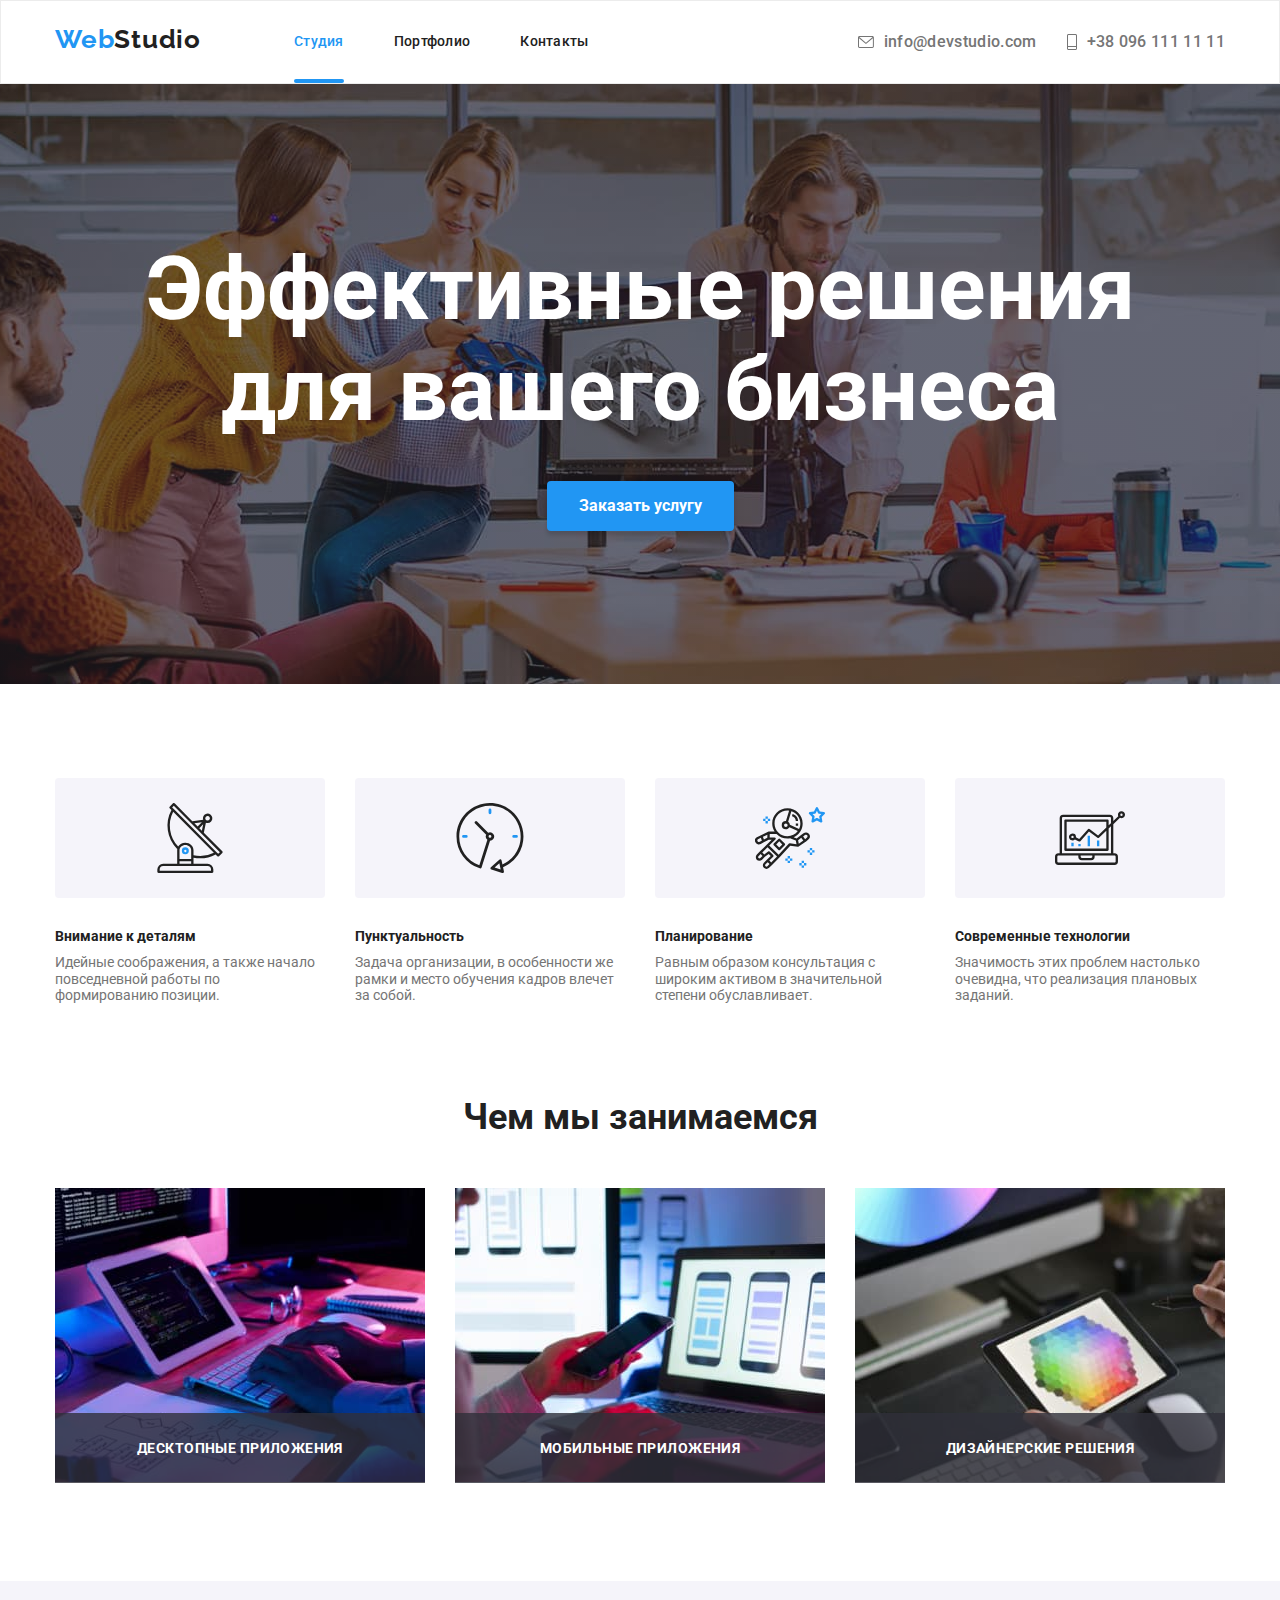
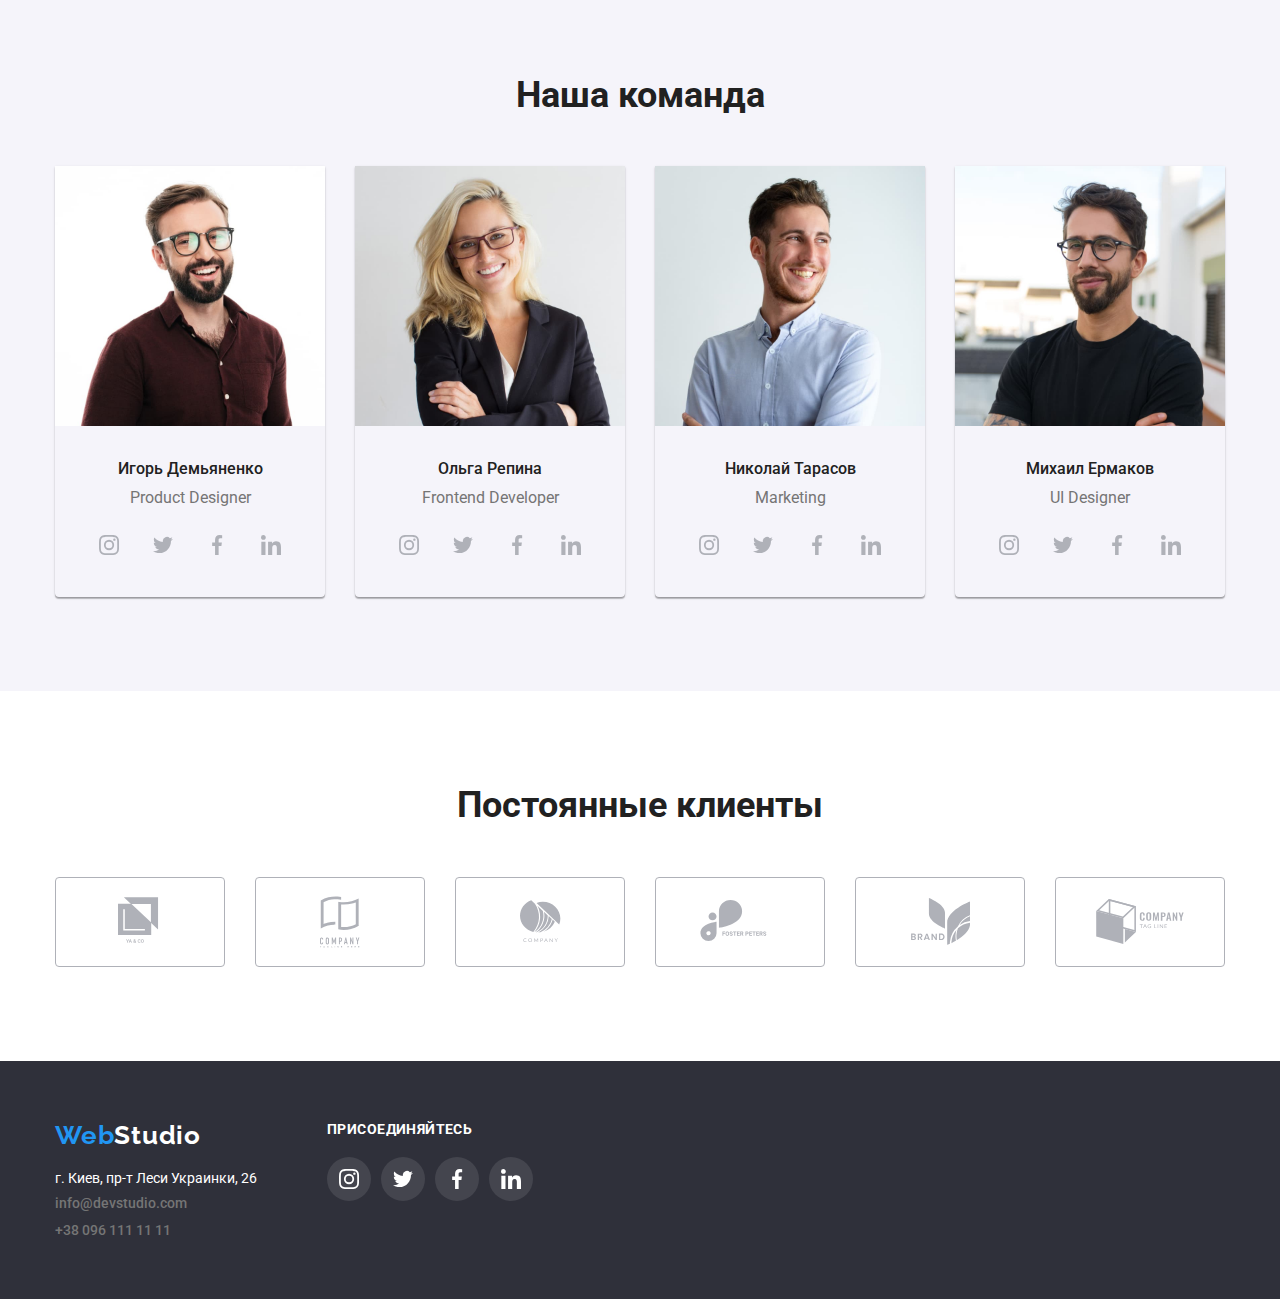
<file: index.html>
<!DOCTYPE html>
<html lang="ru">
  <head>
    <meta charset="UTF-8" />
    <meta name="viewport" content="width=device-width, initial-scale=1.0" />
    <title>Studia</title>
    <link
      rel="stylesheet"
      type="text/css"
      href="https://cdnjs.cloudflare.com/ajax/libs/modern-normalize/0.7.0/modern-normalize.min.css"
    />
    <link
      href="https://fonts.googleapis.com/css2?family=Raleway:wght@700&family=Roboto:wght@400;500;700;900&display=swap"
      rel="stylesheet"
    />
    <link rel="stylesheet" href="./style/styles.css" />
  </head>

  <body>
    <!--Шапка-->
    <header class="page-header">
      <div class="conteiner flexbox">
        <nav class="navigation">
          <a href="./index.html" class="logo link"
            ><span class="logo-web">Web</span>Studio</a
          >

          <ul class="list site-nav">
            <li class="item">
              <a href="./index.html" class="link selection">Студия</a>
            </li>
            <li class="item">
              <a href="./portfolio.html" class="link">Портфолио</a>
            </li>
            <li class="item"><a href="" class="link">Контакты</a></li>
          </ul>
        </nav>
        <ul class="list contacts">
          <li class="item email">
            <a href="mailto:info@devstudio.com" class="link">
              <svg class="icon-email" width="16px" height="12px">
                <use href="./image/symbol-defs.svg#icon-email"></use>
              </svg>
              info@devstudio.com</a
            >
          </li>
          <li class="item phone">
            <a href="tel:+380961111111" class="link">
              <svg class="icon-phone" width="10px" height="16px">
                <use href="./image/symbol-defs.svg#icon-phone"></use>
              </svg>
              +38 096 111 11 11</a
            >
          </li>
        </ul>
      </div>
    </header>

    <!--Блок главного заголовка-->
    <section class="hero">
      <div class="conteiner">
        <h1 class="title">
          Эффективные решения <br />
          для вашего бизнеса
        </h1>

        <button data-modal-open class="button">Заказать услугу</button>
      </div>
    </section>

    <!--Наши особености-->
    <section>
      <div class="conteiner">
        <h2 class="our-features">Наши особенности</h2>
        <!-- СКРЫТЬ -->
        <ul class="list features">
          <li class="item">
            <h3 class="title">Внимание к деталям</h3>
            <p class="text">
              Идейные соображения, а также начало повседневной работы по
              формированию позиции.
            </p>
          </li>

          <li class="item">
            <h3 class="title">Пунктуальность</h3>
            <p class="text">
              Задача организации, в особенности же рамки и место обучения кадров
              влечет за собой.
            </p>
          </li>

          <li class="item">
            <h3 class="title">Планирование</h3>
            <p class="text">
              Равным образом консультация с широким активом в значительной
              степени обуславливает.
            </p>
          </li>

          <li class="item">
            <h3 class="title">Современные технологии</h3>
            <p class="text">
              Значимость этих проблем настолько очевидна, что реализация
              плановых заданий.
            </p>
          </li>
        </ul>
      </div>
    </section>

    <!-- Чем мы занимаемся-->
    <section class="doing">
      <div class="conteiner">
        <h2 class="title">Чем мы занимаемся</h2>

        <ul class="list">
          <li class="item">
            <img src="./image/img.jpg" alt="Печатает код" width="370" />
          </li>
          <li class="item">
            <img
              src="./image/img(1).jpg"
              alt="Выбирает макет сайта"
              width="370"
            />
          </li>
          <li class="item">
            <img
              src="./image/img(2).jpg"
              alt="Выбирает цвет из палитры"
              width="370"
            />
          </li>
        </ul>
      </div>
    </section>

    <!--Наша команда-->
    <section class="our-team">
      <div class="conteiner">
        <h2 class="title">Наша команда</h2>
        <ul class="list">
          <li class="item">
            <img
              src="./image/Igor-Demyanenko.jpg"
              alt="Игорь Демьяненко"
              width="270"
            />
            <h3 class="name">Игорь Демьяненко</h3>
            <p class="position">Product Designer</p>
            <ul class="list social-networks">
              <li class="icon">
                <a class="link social-link" href="">
                  <svg class="social-icon" width="20px" height="20px">
                    <use href="./image/symbol-defs.svg#icon-instagram"></use>
                  </svg>
                </a>
              </li>
              <li class="icon">
                <a class="link social-link" href="">
                  <svg class="social-icon" width="20px" height="20px">
                    <use href="./image/symbol-defs.svg#icon-twitter"></use>
                  </svg>
                </a>
              </li>
              <li class="icon">
                <a class="link social-link" href="">
                  <svg class="social-icon" width="20px" height="20px">
                    <use href="./image/symbol-defs.svg#icon-facebook"></use>
                  </svg>
                </a>
              </li>
              <li class="icon">
                <a class="link social-link" href="">
                  <svg class="social-icon" width="20px" height="20px">
                    <use href="./image/symbol-defs.svg#icon-linkedin"></use>
                  </svg>
                </a>
              </li>
            </ul>
          </li>

          <li class="item">
            <img src="./image/Olga-Repina.jpg" alt="Ольга Репина" width="270" />
            <h3 class="name">Ольга Репина</h3>
            <p class="position">Frontend Developer</p>
            <ul class="list social-networks">
              <li class="icon">
                <a class="link social-link" href="">
                  <svg class="social-icon" width="20px" height="20px">
                    <use href="./image/symbol-defs.svg#icon-instagram"></use>
                  </svg>
                </a>
              </li>
              <li class="icon">
                <a class="link social-link" href="">
                  <svg class="social-icon" width="20px" height="20px">
                    <use href="./image/symbol-defs.svg#icon-twitter"></use>
                  </svg>
                </a>
              </li>
              <li class="icon">
                <a class="link social-link" href="">
                  <svg class="social-icon" width="20px" height="20px">
                    <use href="./image/symbol-defs.svg#icon-facebook"></use>
                  </svg>
                </a>
              </li>
              <li class="icon">
                <a class="link social-link" href="">
                  <svg class="social-icon" width="20px" height="20px">
                    <use href="./image/symbol-defs.svg#icon-linkedin"></use>
                  </svg>
                </a>
              </li>
            </ul>
          </li>

          <li class="item">
            <img
              src="./image/Nikolay-Tarasov.jpg"
              alt="Николай Тарасов"
              width="270"
            />
            <h3 class="name">Николай Тарасов</h3>
            <p class="position">Marketing</p>
            <ul class="list social-networks">
              <li class="icon">
                <a class="link social-link" href="">
                  <svg class="social-icon" width="20px" height="20px">
                    <use href="./image/symbol-defs.svg#icon-instagram"></use>
                  </svg>
                </a>
              </li>
              <li class="icon">
                <a class="link social-link" href="">
                  <svg class="social-icon" width="20px" height="20px">
                    <use href="./image/symbol-defs.svg#icon-twitter"></use>
                  </svg>
                </a>
              </li>
              <li class="icon">
                <a class="link social-link" href="">
                  <svg class="social-icon" width="20px" height="20px">
                    <use href="./image/symbol-defs.svg#icon-facebook"></use>
                  </svg>
                </a>
              </li>
              <li class="icon">
                <a class="link social-link" href="">
                  <svg class="social-icon" width="20px" height="20px">
                    <use href="./image/symbol-defs.svg#icon-linkedin"></use>
                  </svg>
                </a>
              </li>
            </ul>
          </li>

          <li class="item">
            <img
              src="./image/Mikhail-Ermakov.jpg"
              alt="Михаил Ермаков"
              width="270"
            />
            <h3 class="name">Михаил Ермаков</h3>
            <p class="position">UI Designer</p>
            <ul class="list social-networks">
              <li class="icon">
                <a class="link social-link" href="">
                  <svg class="social-icon" width="20px" height="20px">
                    <use href="./image/symbol-defs.svg#icon-instagram"></use>
                  </svg>
                </a>
              </li>
              <li class="icon">
                <a class="link social-link" href="">
                  <svg class="social-icon" width="20px" height="20px">
                    <use href="./image/symbol-defs.svg#icon-twitter"></use>
                  </svg>
                </a>
              </li>
              <li class="icon">
                <a class="link social-link" href="">
                  <svg class="social-icon" width="20px" height="20px">
                    <use href="./image/symbol-defs.svg#icon-facebook"></use>
                  </svg>
                </a>
              </li>
              <li class="icon">
                <a class="link social-link" href="">
                  <svg class="social-icon" width="20px" height="20px">
                    <use href="./image/symbol-defs.svg#icon-linkedin"></use>
                  </svg>
                </a>
              </li>
            </ul>
          </li>
        </ul>
      </div>
    </section>

    <!--Постоянные клиенты-->
    <section class="our-clients">
      <div class="conteiner">
        <h2 class="title">Постоянные клиенты</h2>
        <ul class="list flexbox">
          <li class="item">
            <a class="client link" href="">
              <svg class="icon" width="44.27" height="49.23">
                <use href="./image/symbol-defs.svg#icon-logo-1"></use>
              </svg>
            </a>
          </li>
          <li class="item">
            <a class="client link" href="">
              <svg class="icon" width="40" height="52">
                <use href="./image/symbol-defs.svg#icon-logo-2"></use>
              </svg>
            </a>
          </li>
          <li class="item">
            <a class="client link" href="">
              <svg class="icon" width="41" height="42.6">
                <use href="./image/symbol-defs.svg#icon-logo-3"></use>
              </svg>
            </a>
          </li>
          <li class="item">
            <a class="client link" href="">
              <svg class="icon" width="79.66" height="42.02">
                <use href="./image/symbol-defs.svg#icon-logo-4"></use>
              </svg>
            </a>
          </li>
          <li class="item">
            <a class="client link" href="">
              <svg class="icon" width="59" height="47">
                <use href="./image/symbol-defs.svg#icon-logo-5"></use>
              </svg>
            </a>
          </li>
          <li class="item">
            <a class="client link" href="">
              <svg class="icon" width="88.48" height="45.44">
                <use href="./image/symbol-defs.svg#icon-logo-6"></use>
              </svg>
            </a>
          </li>
        </ul>
      </div>
    </section>

    <!---Подвал-->
    <footer class="page-footer">
      <div class="conteiner flexbox">
        <div>
          <a href="./index.html" class="logo link"
            ><span class="logo-web">Web</span
            ><span class="logo-studio">Studio</span></a
          >

          <address class="address">
            <p>г. Киев, пр-т Леси Украинки, 26</p>
          </address>

          <ul class="list">
            <li>
              <a href="mailto:info@devstudio.com" class="contacts link"
                >info@devstudio.com</a
              >
            </li>
            <li>
              <a href="tel:+380961111111" class="contacts link"
                >+38 096 111 11 11</a
              >
            </li>
          </ul>
        </div>
        <div class="join-in">
          <p class="title">ПРИСОЕДИНЯЙТЕСЬ</p>
          <ul class="list social-networks">
            <li class="icon">
              <a class="link social-link" href="">
                <svg class="social-icon" width="20px" height="20px">
                  <use href="./image/symbol-defs.svg#icon-instagram"></use>
                </svg>
              </a>
            </li>
            <li class="icon">
              <a class="link social-link" href="">
                <svg class="social-icon" width="20px" height="20px">
                  <use href="./image/symbol-defs.svg#icon-twitter"></use>
                </svg>
              </a>
            </li>
            <li class="icon">
              <a class="link social-link" href="">
                <svg class="social-icon" width="20px" height="20px">
                  <use href="./image/symbol-defs.svg#icon-facebook"></use>
                </svg>
              </a>
            </li>
            <li class="icon">
              <a class="link social-link" href="">
                <svg class="social-icon" width="20px" height="20px">
                  <use href="./image/symbol-defs.svg#icon-linkedin"></use>
                </svg>
              </a>
            </li>
          </ul>
        </div>
      </div>
    </footer>
    <div data-modal data-modal-close class="backdrop is-hidden">
      <div class="modal">
        <button data-modal-close class="modal-btn">&#10006;</button>
      </div>
    </div>
    <script src="./js/modal.js"></script>
  </body>
</html>
</file>
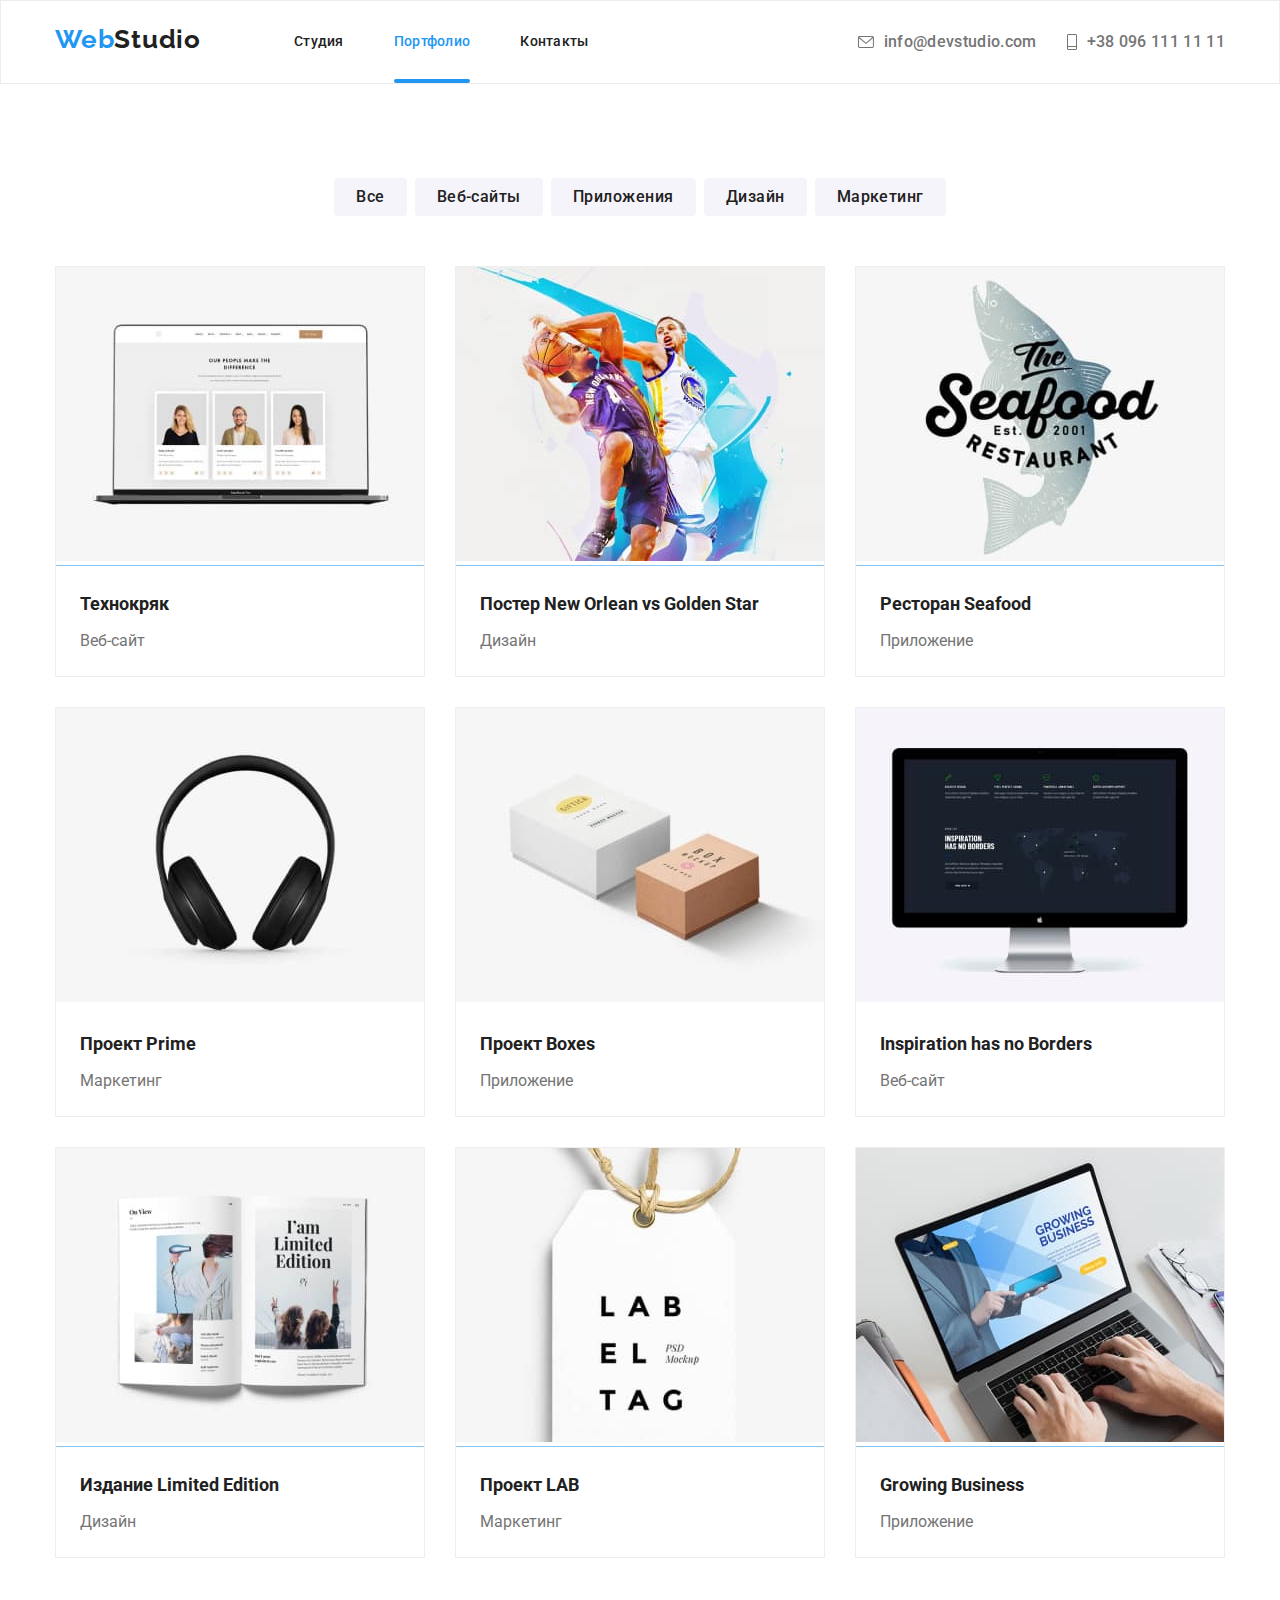
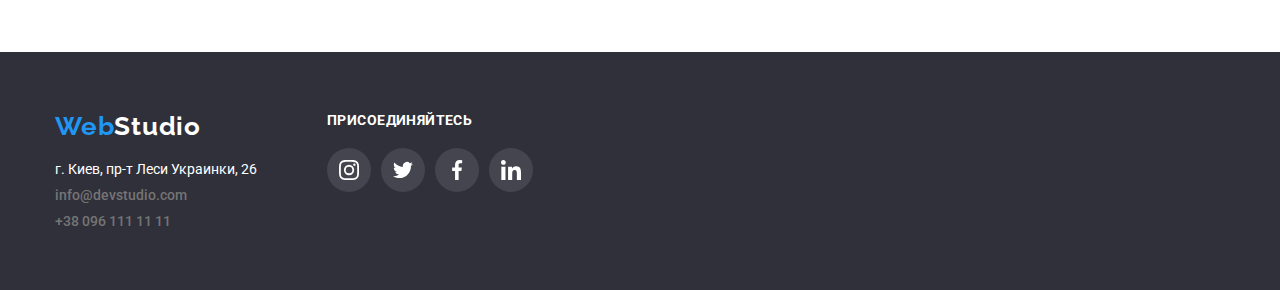
<file: portfolio.html>
<!DOCTYPE html>
<html lang="ru">
  <head>
    <meta charset="UTF-8" />
    <meta name="viewport" content="width=device-width, initial-scale=1.0" />
    <title>Studia</title>
    <link
      rel="stylesheet"
      type="text/css"
      href="https://cdnjs.cloudflare.com/ajax/libs/modern-normalize/0.7.0/modern-normalize.min.css"
    />
    <link
      href="https://fonts.googleapis.com/css2?family=Raleway:wght@700&family=Roboto:wght@400;500;700;900&display=swap"
      rel="stylesheet"
    />
    <link rel="stylesheet" href="./style/styles.css" />
  </head>

  <body>
    <!--Шапка-->
    <header class="page-header">
      <div class="conteiner flexbox">
        <nav class="navigation">
          <a href="./index.html" class="logo link"
            ><span class="logo-web">Web</span>Studio</a
          >

          <ul class="list site-nav">
            <li class="item">
              <a href="./index.html" class="link">Студия</a>
            </li>
            <li class="item">
              <a href="./portfolio.html" class="link selection">Портфолио</a>
            </li>
            <li class="item"><a href="" class="link">Контакты</a></li>
          </ul>
        </nav>
        <ul class="list contacts">
          <li class="item email">
            <a href="mailto:info@devstudio.com" class="link">
              <svg class="icon-email" width="16px" height="12px">
                <use href="./image/symbol-defs.svg#icon-email"></use>
              </svg>
              info@devstudio.com</a
            >
          </li>
          <li class="item phone">
            <a href="tel:+380961111111" class="link">
              <svg class="icon-phone" width="10px" height="16px">
                <use href="./image/symbol-defs.svg#icon-phone"></use>
              </svg>
              +38 096 111 11 11</a
            >
          </li>
        </ul>
      </div>
    </header>

    <section class="our-projects">
      <div class="conteiner">
        <!--Кнопки сортировки проектов-->
        <ul class="list sort-btn">
          <li class="item"><button class="sort" type="button">Все</button></li>
          <li class="item">
            <button class="sort" type="button">Веб-сайты</button>
          </li>
          <li class="item">
            <button class="sort" type="button">Приложения</button>
          </li>
          <li class="item">
            <button class="sort" type="button">Дизайн</button>
          </li>
          <li class="item">
            <button class="sort" type="button">Маркетинг</button>
          </li>
        </ul>

        <h1 class="project-list">Список проектов</h1>
        <!-- СКРЫТЬ -->

        <!-- Проекты-->
        <ul class="list projects">
          <li class="item">
            <a href="" class="link">
              <div class="box">
                <img src="./image/tecnokrak.jpg" alt="Технокряк" width="370" />
                <div class="overlay">
                  <p>
                    Технокряк это современная площадка распространения
                    коронавируса. Компании используют эту платформу для
                    цифрового шпионажа и атак на защищённые сервера конкурентов.
                  </p>
                </div>
              </div>
              <div class="text">
                <h3 class="title">Технокряк</h3>
                <p class="position">Веб-сайт</p>
              </div>
            </a>
          </li>

          <li class="item">
            <a href="" class="link">
              <div class="box">
                <img
                  src="./image/new-orlean-poster.jpg"
                  alt="Постер New Orlean vs Golden Star"
                  width="370"
                />
                <div class="overlay">
                  <p>
                    Технокряк это современная площадка распространения
                    коронавируса. Компании используют эту платформу для
                    цифрового шпионажа и атак на защищённые сервера конкурентов.
                  </p>
                </div>
              </div>
              <div class="text">
                <h3 class="title">Постер New Orlean vs Golden Star</h3>
                <p class="position">Дизайн</p>
              </div>
            </a>
          </li>

          <li class="item">
            <a href="" class="link">
              <div class="box">
                <img
                  src="./image/seafood.jpg"
                  alt="Ресторан Seafood"
                  width="370"
                />
                <div class="overlay">
                  <p>
                    Технокряк это современная площадка распространения
                    коронавируса. Компании используют эту платформу для
                    цифрового шпионажа и атак на защищённые сервера конкурентов.
                  </p>
                </div>
              </div>
              <div class="text">
                <h3 class="title">Ресторан Seafood</h3>
                <p class="position">Приложение</p>
              </div>
            </a>
          </li>

          <li class="item">
            <a href="" class="link">
              <div class="box">
                <img
                  src="./image/project-prime.jpg"
                  alt="Проект Prime"
                  width="370"
                />
                <div class="overlay">
                  <p>
                    Технокряк это современная площадка распространения
                    коронавируса. Компании используют эту платформу для
                    цифрового шпионажа и атак на защищённые сервера конкурентов.
                  </p>
                </div>
              </div>
              <div class="text">
                <h3 class="title">Проект Prime</h3>
                <p class="position">Маркетинг</p>
              </div>
            </a>
          </li>

          <li class="item">
            <a href="" class="link">
              <div class="box">
                <img
                  src="./image/project-boxes.jpg"
                  alt="Проект Boxes"
                  width="370"
                />
                <div class="overlay">
                  <p>
                    Технокряк это современная площадка распространения
                    коронавируса. Компании используют эту платформу для
                    цифрового шпионажа и атак на защищённые сервера конкурентов.
                  </p>
                </div>
              </div>
              <div class="text">
                <h3 class="title">Проект Boxes</h3>
                <p class="position">Приложение</p>
              </div>
            </a>
          </li>

          <li class="item">
            <a href="" class="link">
              <div class="box">
                <img
                  src="./image/web-site-no-borders.jpg"
                  alt="Inspiration has no Borders"
                  width="370"
                />
                <div class="overlay">
                  <p>
                    Технокряк это современная площадка распространения
                    коронавируса. Компании используют эту платформу для
                    цифрового шпионажа и атак на защищённые сервера конкурентов.
                  </p>
                </div>
              </div>
              <div class="text">
                <h3 class="title">Inspiration has no Borders</h3>
                <p class="position">Веб-сайт</p>
              </div>
            </a>
          </li>

          <li class="item">
            <a href="" class="link">
              <div class="box">
                <img
                  src="./image/limited-idition.jpg"
                  alt="Издание Limited Edition"
                  width="370"
                />
                <div class="overlay">
                  <p>
                    Технокряк это современная площадка распространения
                    коронавируса. Компании используют эту платформу для
                    цифрового шпионажа и атак на защищённые сервера конкурентов.
                  </p>
                </div>
              </div>
              <div class="text">
                <h3 class="title">Издание Limited Edition</h3>
                <p class="position">Дизайн</p>
              </div>
            </a>
          </li>

          <li class="item">
            <a href="" class="link">
              <div class="box">
                <img
                  src="./image/project-lab.jpg"
                  alt="Проект LAB"
                  width="370"
                />
                <div class="overlay">
                  <p>
                    Технокряк это современная площадка распространения
                    коронавируса. Компании используют эту платформу для
                    цифрового шпионажа и атак на защищённые сервера конкурентов.
                  </p>
                </div>
              </div>
              <div class="text">
                <h3 class="title">Проект LAB</h3>
                <p class="position">Маркетинг</p>
              </div>
            </a>
          </li>

          <li class="item">
            <a href="" class="link">
              <div class="box">
                <img
                  src="./image/growing-business.jpg"
                  alt="Growing Business"
                  width="370"
                />
                <div class="overlay">
                  <p>
                    Технокряк это современная площадка распространения
                    коронавируса. Компании используют эту платформу для
                    цифрового шпионажа и атак на защищённые сервера конкурентов.
                  </p>
                </div>
              </div>
              <div class="text">
                <h3 class="title">Growing Business</h3>
                <p class="position">Приложение</p>
              </div>
            </a>
          </li>
        </ul>
      </div>
    </section>
    <!-- Подвал-->
    <footer class="page-footer">
      <div class="conteiner flexbox">
        <div>
          <a href="./index.html" class="logo link"
            ><span class="logo-web">Web</span
            ><span class="logo-studio">Studio</span></a
          >

          <address class="address">
            <p>г. Киев, пр-т Леси Украинки, 26</p>
          </address>

          <ul class="list">
            <li>
              <a href="mailto:info@devstudio.com" class="contacts link"
                >info@devstudio.com</a
              >
            </li>
            <li>
              <a href="tel:+380961111111" class="contacts link"
                >+38 096 111 11 11</a
              >
            </li>
          </ul>
        </div>
        <div class="join-in">
          <p class="title">ПРИСОЕДИНЯЙТЕСЬ</p>
          <ul class="list social-networks">
            <li class="icon">
              <a class="link social-link" href="">
                <svg class="social-icon" width="20px" height="20px">
                  <use href="./image/symbol-defs.svg#icon-instagram"></use>
                </svg>
              </a>
            </li>
            <li class="icon">
              <a class="link social-link" href="">
                <svg class="social-icon" width="20px" height="20px">
                  <use href="./image/symbol-defs.svg#icon-twitter"></use>
                </svg>
              </a>
            </li>
            <li class="icon">
              <a class="link social-link" href="">
                <svg class="social-icon" width="20px" height="20px">
                  <use href="./image/symbol-defs.svg#icon-facebook"></use>
                </svg>
              </a>
            </li>
            <li class="icon">
              <a class="link social-link" href="">
                <svg class="social-icon" width="20px" height="20px">
                  <use href="./image/symbol-defs.svg#icon-linkedin"></use>
                </svg>
              </a>
            </li>
          </ul>
        </div>
      </div>
    </footer>
  </body>
</html>
</file>
<file: style/styles.css>
/* белый #ffffff*/
/* цвет бекграунда серый #2F303A */
/* цвет бекграунда светлосерый #F5F4FA */
/* Цвет выделения #2196F3 */
/* цвет первичного текста #757575 */
/* цвет вторичного текста #212121 */
:root {
  --primary-text-color: #757575;
  --title-text-color: #212121;
  --selection-text-color: #2196f3;
  --white: #ffffff;
  --backgraund-color-1: #2f303a;
  --backgraung-color-2: #f5f4fa;
}
body {
  color: var(--primary-text-color);

  font-family: Roboto;
}

.list {
  list-style-type: none;
  margin: 0px;
  padding: 0px;
}

.link {
  text-decoration: none;
  padding: 0;
  margin: 0;
}

/* -------- Шапка сайта -------- */
header {
  border: 1px solid #ececec;

  background-color: var(--white);
}

.conteiner {
  margin: 0px auto;
  padding: 0px 15px;
  width: 1200px;
}

.flexbox {
  display: flex;
}

/* Лого */

.logo {
  margin-right: 93px;
  padding-top: 24px;
  padding-bottom: 25px;

  color: var(--title-text-color);

  font-family: Raleway;
  font-style: normal;
  font-weight: bold;
  font-size: 26px;
  letter-spacing: 0.03em;
}

.logo-web {
  color: var(--selection-text-color);
}

.conteiner .list .selection {
  color: var(--selection-text-color);
}

/* Навигация */
.navigation {
  display: flex;
  margin-right: auto;
}

.site-nav {
  display: flex;
}

.site-nav .item:not(:last-child) {
  margin-right: 50px;
}

.site-nav .link {
  display: block;
  padding: 32px 0px;

  color: var(--title-text-color);

  font-style: normal;
  font-weight: 500;
  font-size: 14px;
  letter-spacing: 0.02em;

  transition-property: color;
  transition-duration: 250ms;
  transition-timing-function: cubic-bezier(0.4, 0, 0.2, 1);
}

.site-nav .link:hover,
.site-nav .link:focus,
.logo:focus {
  color: var(--selection-text-color);
}
.site-nav .item {
  position: relative;
}

.site-nav .selection::after {
  content: '';
  position: absolute;
  bottom: 0;
  right: 0;
  left: 0;
  height: 4px;
  border-radius: 2px;

  background-color: var(--selection-text-color);
}

/* Контакты */

.page-header .contacts {
  display: flex;
}

.contacts .item.item:not(:last-child) {
  margin-right: 30px;
}

.page-header .contacts .link {
  display: flex;
  align-items: center;
  padding: 32px 0px;

  color: var(--primary-text-color);

  font-style: normal;
  font-weight: 500;
  letter-spacing: 0.02em;

  transition-property: color;
  transition-duration: 250ms;
  transition-timing-function: cubic-bezier(0.4, 0, 0.2, 1);
}

.contacts .link:hover,
.contacts .link:focus {
  color: var(--selection-text-color);
}

.icon-phone {
  margin-right: 10px;

  fill: var(--primary-text-color);

  transition-property: fill;
  transition-duration: 250ms;
  transition-timing-function: cubic-bezier(0.4, 0, 0.2, 1);
}

.icon-email {
  margin-right: 10px;

  fill: var(--primary-text-color);

  transition-property: fill;
  transition-duration: 250ms;
  transition-timing-function: cubic-bezier(0.4, 0, 0.2, 1);
}

.email:hover .icon-email,
.contacts .link:focus .icon-email {
  fill: var(--selection-text-color);
}

.phone:hover .icon-phone,
.contacts .link:focus .icon-phone {
  fill: var(--selection-text-color);
}

/* ------ секция герой (студия) ----- */

.hero {
  display: flex;
  flex-direction: column;
  justify-content: center;
  align-items: center;
  text-align: center;
  height: 600px;
  margin: 0 auto;
  margin-bottom: 94px;

  color: var(--white);
  background-color: var(--backgraund-color-1);
  background-image: linear-gradient(
      rgba(47, 48, 58, 0.4),
      rgba(47, 48, 58, 0.4)
    ),
    url(../image/backgraund.jpg);
  background-repeat: no-repeat;
  background-position: center;

  font-style: normal;
  font-weight: 900;
  font-size: 44px;
}

.hero .title {
  margin: 0px;
  margin-bottom: 30px;
}

.hero .button {
  display: inline-block;
  padding: 10px 32px;
  border: 0;
  box-shadow: 0px 4px 4px rgba(0, 0, 0, 0.15);
  border-radius: 4px;

  color: var(--white);
  background-color: var(--selection-text-color);

  font-style: normal;
  font-weight: bold;
  font-size: 16px;
  line-height: 30px;
  cursor: pointer;
}

/* ------Наши особенности (студия)----- */

.our-features {
  display: none;
}

.features {
  display: flex;
  margin: 0;
  padding: 0;
}

.features .item:not(:last-child) {
  margin-right: 30px;
}

.features .title {
  margin: 0;
  margin-bottom: 10px;

  color: var(--title-text-color);

  font-style: normal;
  font-weight: bold;
  font-size: 14px;
}

.features .text {
  margin: 0px;
  width: 270px;

  font-style: normal;
  font-weight: normal;
  font-size: 14px;
}

.features .item::before {
  display: block;
  content: '';
  margin-bottom: 30px;
  height: 120px;
  border-radius: 4px;

  background-color: var(--backgraung-color-2);
  background-repeat: no-repeat;
  background-position: 50% 50%;
  background-size: 70px;
}

.features .item:nth-child(1)::before {
  background-image: url(../image/antenna.svg);
}

.features .item:nth-child(2)::before {
  background-image: url(../image/clock.svg);
}

.features .item:nth-child(3)::before {
  background-image: url(../image/astronaut.svg);
}

.features .item:nth-child(4)::before {
  background-image: url(../image/diagram.svg);
}

/* -----Чем мы занимаемся (студия)----- */

.doing {
  padding: 94px 0px;
  justify-content: center;
}

.doing .list {
  display: flex;
}

.doing .title {
  margin: 0px;
  margin-bottom: 50px;
  text-align: center;

  color: var(--title-text-color);

  font-style: normal;
  font-weight: bold;
  font-size: 36px;
}

.doing .item:not(:last-child) {
  margin-right: 30px;
}

.doing .item {
  position: relative;
}

.doing .item::after {
  position: absolute;
  height: 70px;
  bottom: 4px;
  right: 0;
  left: 0;
  display: flex;
  align-items: center;
  justify-content: center;

  background-color: rgba(47, 48, 58, 0.8);
  color: var(--white);

  font-style: normal;
  font-weight: bold;
  font-size: 14px;
  line-height: 16px;
  letter-spacing: 0.03em;
}

.doing .item:nth-child(1)::after {
  content: 'ДЕСКТОПНЫЕ ПРИЛОЖЕНИЯ';
}

.doing .item:nth-child(2)::after {
  content: 'МОБИЛЬНЫЕ ПРИЛОЖЕНИЯ';
}

.doing .item:nth-child(3)::after {
  content: 'ДИЗАЙНЕРСКИЕ РЕШЕНИЯ';
}

/* -----Наша команда----- */

.our-team {
  padding: 94px 0px;

  background-color: var(--backgraung-color-2);
}

.our-team .list {
  display: flex;
}

.our-team .item:not(:last-child) {
  margin-right: 30px;
}

.our-team .title {
  margin: 0;
  margin-bottom: 50px;
  text-align: center;

  color: var(--title-text-color);

  font-style: normal;
  font-weight: bold;
  font-size: 36px;
}

.team-name {
  color: var(--title-text-color);

  font-style: normal;
  font-weight: 500;
  font-size: 16px;
}

.our-team .item {
  width: 270px;
  box-shadow: 0px 1px 3px rgba(0, 0, 0, 0.12), 0px 1px 1px rgba(0, 0, 0, 0.14),
    0px 2px 1px rgba(0, 0, 0, 0.2);
  border-radius: 0px 0px 4px 4px;
}

.our-team .item h3 {
  margin: 0;
  margin-top: 30px;
  text-align: center;

  color: var(--title-text-color);

  font-family: Roboto;
  font-style: normal;
  font-weight: 500;
  font-size: 16px;
}

.our-team .item .position {
  margin: 0;
  margin-top: 10px;
  margin-bottom: 16px;
  text-align: center;

  font-style: normal;
  font-weight: normal;
  font-size: 16px;
}

/* social networks */

.our-team .social-networks {
  display: flex;
  justify-content: center;
  padding: 0;
  margin: 0;
  margin-bottom: 30px;
}

.social-link {
  display: flex;
  align-items: center;
  justify-content: center;
  padding: 0;
  margin: 0;
  width: 44px;
  height: 44px;
  border-radius: 50%;

  transition-property: all;
  transition-duration: 250ms;
  transition-timing-function: cubic-bezier(0.4, 0, 0.2, 1);
}

.social-networks .icon:not(:last-child) {
  margin-right: 10px;
}

.social-link:hover,
.social-link:focus {
  background-color: var(--selection-text-color);
}

.social-icon {
  display: flex;
  align-items: center;

  fill: #afb1b8;
  transition-property: fill;
  transition-duration: 250ms;
  transition-timing-function: cubic-bezier(0.4, 0, 0.2, 1);
}

.social-link:hover .social-icon,
.social-link:focus .social-icon {
  fill: var(--white);
}

/* ------Clients------- */

.our-clients {
  padding: 94px 0px;
}

.our-clients .title {
  margin: 0;
  margin-bottom: 50px;
  text-align: center;

  color: var(--title-text-color);

  font-style: normal;
  font-weight: bold;
  font-size: 36px;
}

.client {
  display: flex;
  align-items: center;
  justify-content: center;
  padding: 0;
  margin: 0;
  width: 170px;
  height: 90px;
  border: 1px solid #afb1b8;
  border-radius: 4px;

  transition-property: all;
  transition-duration: 250ms;
  transition-timing-function: cubic-bezier(0.4, 0, 0.2, 1);
}

.our-clients .item:not(:last-child) {
  margin-right: 30px;
}

.client .icon {
  fill: #afb1b8;

  transition-property: fill;
  transition-duration: 250ms;
  transition-timing-function: cubic-bezier(0.4, 0, 0.2, 1);
}

.client:hover,
.client:focus {
  border-color: var(--selection-text-color);
}

.client:hover .icon,
.client:focus .icon {
  fill: var(--selection-text-color);
}

/* BACKDROP */

.backdrop {
  position: fixed;
  top: 0;
  left: 0;
  width: 100%;
  height: 100%;

  background-color: rgba(0, 0, 0, 0.2);
}

.is-hidden {
  visibility: hidden;
  opacity: 0;
  pointer-events: none;
}

.modal {
  position: absolute;
  top: 50%;
  left: 50%;
  transform: translate(-50%, -50%);
  width: 528px;
  height: 581px;
  border-radius: 4px;

  background-color: #fff;
  box-shadow: 0px 1px 3px rgba(0, 0, 0, 0.12), 0px 1px 1px rgba(0, 0, 0, 0.14),
    0px 2px 1px rgba(0, 0, 0, 0.2);
}

.modal-btn {
  display: block;
  margin-top: 8px;
  margin-right: 8px;
  margin-left: auto;
  width: 30px;
  height: 30px;
  border-radius: 50%;
  border: 1px solid rgba(0, 0, 0, 0.1);

  background: #ffffff;
  cursor: pointer;
}

/* --------Подвал-------- */

footer {
  padding: 0;
  padding-top: 60px;
  padding-bottom: 60px;

  background-color: var(--backgraund-color-1);
}

.page-footer .conteiner .logo {
  padding: 0;
  margin: 0;
}

.page-footer .logo-studio {
  color: var(--white);
}

.page-footer .address p {
  padding: 0;
  margin: 0;
  margin-top: 20px;

  color: var(--white);

  font-style: normal;
  font-weight: normal;
  font-size: 14px;
}

.page-footer .list .contacts {
  margin-top: 9px;
  display: inline-block;

  color: var(--primary-text-color);

  font-weight: normal;
  font-size: 14px;
  font-weight: 500;

  transition-property: color;
  transition-duration: 250ms;
  transition-timing-function: cubic-bezier(0.4, 0, 0.2, 1);
}

.page-footer .list .link:hover,
.page-footer .list .link:focus {
  color: var(--selection-text-color);
}

footer .join-in {
  padding: 0;
  margin: 0;
  margin-left: 70px;
}

.join-in .title {
  padding: 0;
  margin: 0;
  margin-bottom: 20px;

  color: var(--white);

  font-family: Roboto;
  font-style: normal;
  font-weight: bold;
  font-size: 14px;
  line-height: 16px;
  letter-spacing: 0.03em;
  text-transform: uppercase;
}

footer .join-in .social-networks {
  display: flex;
  margin-right: 0;
  padding: 0;
}

.join-in .social-icon {
  fill: var(--white);
}

.join-in .social-link {
  background-color: rgba(255, 255, 255, 0.1);

  transition-property: all;
  transition-duration: 250ms;
  transition-timing-function: cubic-bezier(0.4, 0, 0.2, 1);
}

.join-in .social-link:hover,
.join-in .social-link:focus {
  background-color: var(--selection-text-color);
}

/* -----Кнопки сортировки проектов (портфолио)----- */

.our-projects {
  margin: 0px auto;
  padding: 94px 0px;
}

.sort-btn {
  justify-content: center;
  display: flex;
}

.sort-btn .sort {
  padding: 6px 22px;
  display: inline-block;
  border: 0;
  border-radius: 4px;

  color: var(--title-text-color);
  background-color: var(--backgraung-color-2);

  cursor: pointer;
  font-style: normal;
  font-weight: 500;
  font-size: 16px;
  line-height: 26px;
  letter-spacing: 0.03em;

  transition-property: all;
  transition-duration: 250ms;
  transition-timing-function: cubic-bezier(0.4, 0, 0.2, 1);
}

.sort-btn .item:not(:last-child) {
  margin-right: 8px;
}

.sort:hover,
.sort:focus {
  box-shadow: 0px 3px 1px rgba(0, 0, 0, 0.1), 0px 1px 2px rgba(0, 0, 0, 0.08),
    0px 2px 2px rgba(0, 0, 0, 0.12);
  border-radius: 4px;

  color: var(--white);
  background-color: var(--selection-text-color);
}

/* -----Список проектов (портфолио)----- */

.project-list {
  display: none;
}

.projects {
  display: flex;
  flex-wrap: wrap;
  margin-top: 50px;
}

.projects .item {
  display: block;
  margin-right: 30px;
  margin-bottom: 30px;
  max-width: 370px;
  border: 1px solid #eeeeee;

  transition-property: all;
  transition-duration: 250ms;
  transition-timing-function: cubic-bezier(0.4, 0, 0.2, 1);
}

.projects .item:hover {
  box-shadow: 0px 1px 1px rgba(0, 0, 0, 0.12), 0px 4px 4px rgba(0, 0, 0, 0.06),
    1px 4px 6px rgba(0, 0, 0, 0.16);
}

.item:nth-child(3n) {
  margin-right: 0px;
}

.projects .item:nth-last-child(-n + 3) {
  margin-bottom: 0;
}

.projects .title {
  margin: 0;
  margin-bottom: 4px;

  color: var(--title-text-color);

  font-style: normal;
  font-weight: bold;
  font-size: 18px;
  line-height: 36px;
}

.projects .position {
  margin: 0;

  color: var(--primary-text-color);

  font-style: normal;
  font-weight: normal;
  font-size: 16px;
  line-height: 30px;
}

.projects .item .text {
  padding-top: 20px;
  padding-bottom: 20px;
  padding-left: 24px;
}

/* project description */

.projects .box {
  position: relative;
  overflow: hidden;
}

.projects .item:hover .overlay,
.projects .item:focus .overlay {
  transform: translatey(0);
}

.overlay {
  position: absolute;
  display: flex;
  align-items: center;
  padding: 0 24px;
  top: 0;
  left: 0;
  width: 100%;
  height: 100%;

  background-color: rgba(33, 150, 243, 0.9);

  transform: translatey(100%);
  transition-property: all;
  transition-duration: 250ms;
  transition-timing-function: cubic-bezier(0.4, 0, 0.2, 1);
}

.overlay > p {
  display: flex;
  padding: 0;
  margin: 0;

  color: var(--white);

  font-style: normal;
  font-weight: normal;
  font-size: 18px;
  line-height: 28px;
  letter-spacing: 0.03em;
}

.overlay code {
  display: inline-block;
  padding: 2px 4px;
  border-radius: 2px;
  background-color: #fff;
  color: #2a2a2a;
}
</file>
